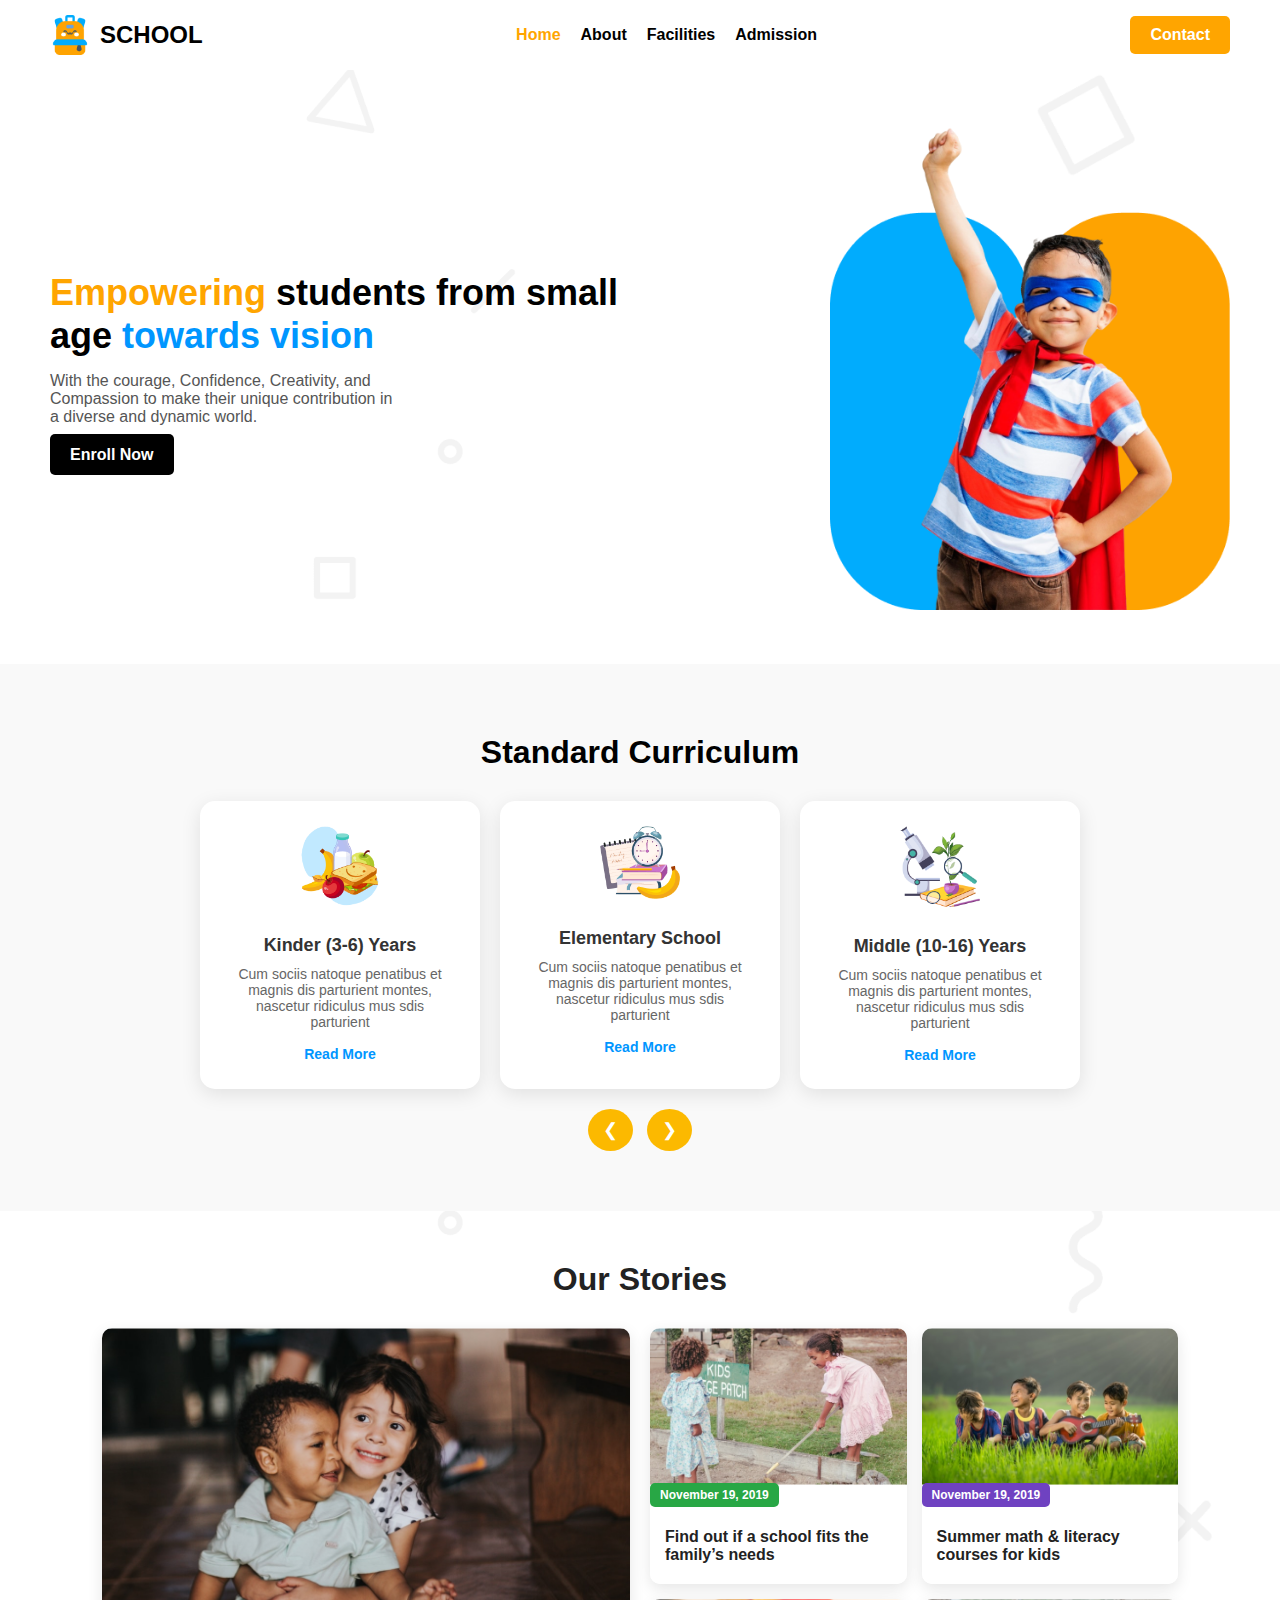
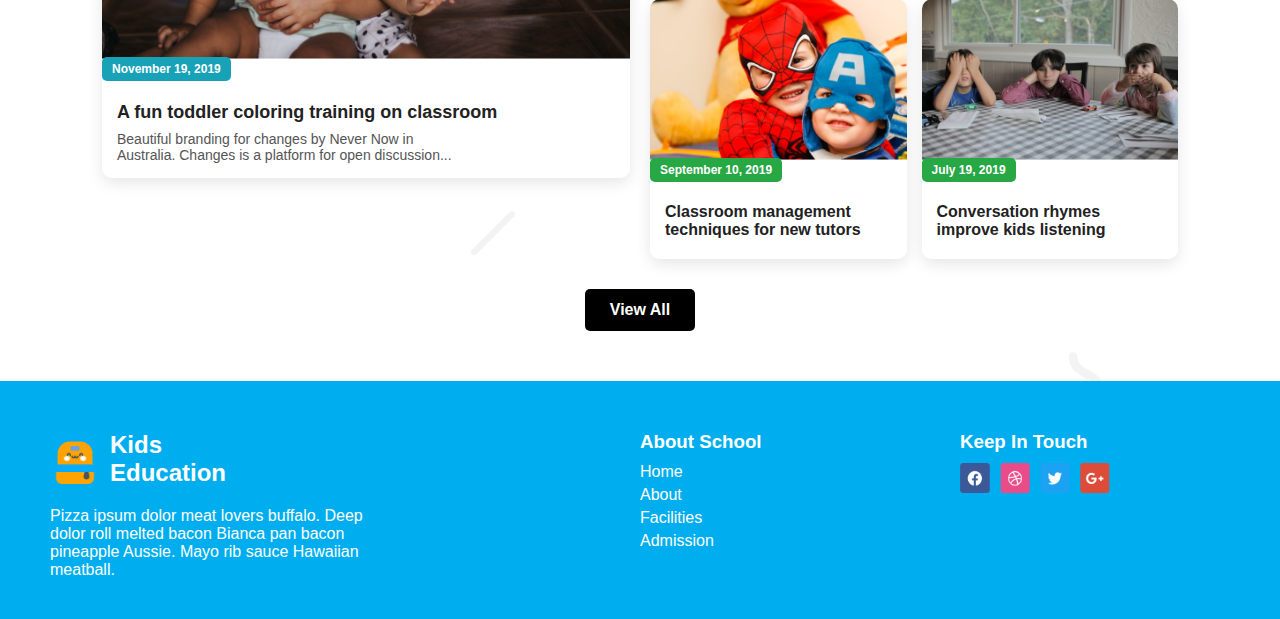
<file: index.html>
<!DOCTYPE html>
<html lang="en">

<head>
    <meta charset="UTF-8">
    <meta name="viewport" content="width=device-width, initial-scale=1.0">
    <title>School Navbar</title>
    <link rel="stylesheet" href="styles.css">
</head>

<body>
    <nav class="navbar">
        <div class="logo">
            <img src="assets\logo.png" alt="School Logo">
            <span>SCHOOL</span>
        </div>
        <ul class="nav-links">
            <li><a href="#" class="active">Home</a></li>
            <li><a href="#">About</a></li>
            <li><a href="#">Facilities</a></li>
            <li><a href="#">Admission</a></li>
        </ul>
        <a href="#" class="contact-button">Contact</a>
    </nav>
    <section class="hero">
        <div class="hero-content">
            <h1><span class="highlight-orange">Empowering</span> students from small age <span
                    class="highlight-blue">towards vision</span></h1>
            <p>With the courage, Confidence, Creativity, and Compassion to make their unique contribution in a diverse
                and dynamic world.</p>
            <a href="#" class="btn-enroll">Enroll Now</a>
        </div>
        <div class="hero-image">
            <img src="assets/hero-kids.png" alt="Superhero Kid">
        </div>
    </section>
    <section class="curriculum">
        <h2>Standard Curriculum</h2>
        <div class="curriculum-container">

            <div class="curriculum-card">
                <img src="assets/kinder.png" alt="Kinder">
                <h3>Kinder (3-6) Years</h3>
                <p>Cum sociis natoque penatibus et magnis dis parturient montes, nascetur ridiculus mus sdis parturient
                </p>
                <a href="#" class="read-more">Read More</a>
            </div>

            <div class="curriculum-card">
                <img src="assets/elementary.png" alt="Elementary">
                <h3>Elementary School</h3>
                <p>Cum sociis natoque penatibus et magnis dis parturient montes, nascetur ridiculus mus sdis parturient
                </p>
                <a href="#" class="read-more">Read More</a>
            </div>

            <div class="curriculum-card">
                <img src="assets/middle.png" alt="Middle School">
                <h3>Middle (10-16) Years</h3>
                <p>Cum sociis natoque penatibus et magnis dis parturient montes, nascetur ridiculus mus sdis parturient
                </p>
                <a href="#" class="read-more">Read More</a>
            </div>
        </div>

        <div class="carousel-buttons">
            <button class="prev">&#x276E;</button>
            <button class="next">&#x276F;</button>
        </div>
    </section>
    <section class="stories-section">
        <h2 class="section-title">Our Stories</h2>

        <div class="stories-container">
         
            <div class="story-card large">
                <div class="image-wrapper">
                    <img src="assets/story-1.png" alt="Story 1">
                    <span class="date blue">November 19, 2019</span>
                </div>
                <div class="story-content">
                    <h3>A fun toddler coloring training on classroom</h3>
                    <p>Beautiful branding for changes by Never Now in Australia. Changes is a platform for open discussion...</p>
                </div>
            </div>

       
            <div class="stories-grid">
                <div class="story-card small">
                    <div class="image-wrapper">
                        <img src="assets/story-2.png" alt="Story 2">
                        <span class="date green">November 19, 2019</span>
                    </div>
                    <div class="story-content">
                        <h3>Find out if a school fits the family’s needs</h3>
                    </div>
                </div>
                <div class="story-card small">
                    <div class="image-wrapper">
                        <img src="assets/story-3.png" alt="Story 3">
                        <span class="date purple">November 19, 2019</span>
                    </div>
                    <div class="story-content">
                        <h3>Summer math & literacy courses for kids</h3>
                    </div>
                </div>
                <div class="story-card small">
                    <div class="image-wrapper">
                        <img src="assets/story-4.png" alt="Story 4">
                        <span class="date green">September 10, 2019</span>
                    </div>
                    <div class="story-content">
                        <h3>Classroom management techniques for new tutors</h3>
                    </div>
                </div>
                <div class="story-card small">
                    <div class="image-wrapper">
                        <img src="assets/story-5.png" alt="Story 5">
                        <span class="date green">July 19, 2019</span>
                    </div>
                    <div class="story-content">
                        <h3>Conversation rhymes improve kids listening</h3>
                    </div>
                </div>
            </div>
        </div>

        <button class="view-all-btn">View All</button>
    </section>
    <footer>
        <div class="footer-container">
       
            <div class="footer-section brand">
                <div class="brand-header">
                    <img src="assets/logo.png" alt="Kids Education Logo" class="logo">
                    <h2>Kids <br> Education</h2>
                </div>
                <p class="brand-description">
                    Pizza ipsum dolor meat lovers buffalo. Deep dolor roll melted bacon Bianca pan bacon pineapple Aussie. Mayo rib sauce Hawaiian meatball.
                </p>
            </div>
    
       
            <div class="footer-section">
                <h3>About School</h3>
                <ul>
                    <li><a href="#">Home</a></li>
                    <li><a href="#">About</a></li>
                    <li><a href="#">Facilities</a></li>
                    <li><a href="#">Admission</a></li>
                </ul>
            </div>
    
      
            <div class="footer-section">
                <h3>Keep In Touch</h3>
                <div class="social-icons">
                    <a href="#"><img src="assets/fb.png" alt="Facebook"></a>
                    <a href="#"><img src="assets/dribble.png" alt="Dribbble"></a>
                    <a href="#"><img src="assets/twitter.png" alt="Twitter"></a>
                    <a href="#"><img src="assets/google+.png" alt="Google Plus"></a>
                </div>
            </div>
        </div>
    </footer>
    

</body>

</html>
</file>
<file: styles.css>
* {
    margin: 0;
    padding: 0;
    box-sizing: border-box;
    font-family: Arial, sans-serif;
}

body {
    background-color: #ffffff;
    background-image:url('assets/bg.png');
    
}

.navbar {
    display: flex;
    align-items: center;
    justify-content: space-between;
    padding: 15px 50px;
    background: #fff;
}

.logo {
    display: flex;
    align-items: center;
    font-size: 24px;
    font-weight: bold;
    color: #000;
}

.logo img {
    width: 40px;
    height: 40px;
    margin-right: 10px;
}

.nav-links {
    list-style: none;
    display: flex;
    gap: 20px;
}

.nav-links li a {
    text-decoration: none;
    font-size: 16px;
    font-weight: bold;
    color: #000;
    transition: 0.3s;
}

.nav-links li a.active {
    color: orange;
}

.nav-links li a:nth-child(2) {
    color: skyblue;
}

.nav-links li a:nth-child(3) {
    color: #00c2a8;
}

.nav-links li a:nth-child(4) {
    color: #8a5cd4;
}

.contact-button {
    background-color: orange;
    color: white;
    padding: 10px 20px;
    text-decoration: none;
    font-weight: bold;
    border-radius: 5px;
    transition: 0.3s;
}

.contact-button:hover {
    background-color: #e69500;
}

.hero {
    display: flex;
    align-items: center;
    justify-content: space-between;
    padding: 50px;
}

.hero-content {
    max-width: 50%;
}

.hero-content h1 {
    font-size: 36px;
    font-weight: bold;
    line-height: 1.2;
    margin-bottom: 15px;
}

.highlight-orange {
    color: orange;
}

.highlight-blue {
    color: #0096ff;
}

.hero-content p {
    font-size: 16px;
    color: #555;
    margin-bottom: 20px;
}

.btn-enroll {
    background-color: black;
    color: white;
    padding: 12px 20px;
    text-decoration: none;
    font-weight: bold;
    border-radius: 5px;
    transition: 0.3s;
}

.btn-enroll:hover {
    background-color: #333;
}

.hero-image img {
    width: 400px;
    height: auto;
}

.curriculum {
    text-align: center;
    padding: 60px 50px;
    background-color: #f9f9f9;
    position: relative;
}

.curriculum h2 {
    font-size: 32px;
    font-weight: bold;
    margin-bottom: 30px;
    color: #000;
}

.curriculum-container {
    display: flex;
    justify-content: center;
    gap: 20px;
}

.curriculum-card {
    background-color: #fff;
    border-radius: 15px;
    padding: 25px;
    width: 280px;
    text-align: center;
    box-shadow: 0 5px 20px rgba(0, 0, 0, 0.1);
    transition: 0.3s;
}

.curriculum-card:hover {
    transform: translateY(-5px);
}

.curriculum-card img {
    width: 80px;
    height: auto;
    margin-bottom: 15px;
}

.curriculum-card h3 {
    font-size: 18px;
    font-weight: bold;
    color: #333;
    margin-bottom: 10px;
}

.curriculum-card p {
    font-size: 14px;
    color: #666;
    margin-bottom: 15px;
}

.read-more {
    color: #0096ff;
    font-size: 14px;
    text-decoration: none;
    font-weight: bold;
    transition: 0.3s;
}

.read-more:hover {
    text-decoration: underline;
}

/* Carousel Navigation Buttons */
.carousel-buttons {
    margin-top: 20px;
}

.carousel-buttons button {
    background-color: #fcb900;
    border: none;
    color: white;
    font-size: 18px;
    padding: 10px 15px;
    border-radius: 50%;
    cursor: pointer;
    transition: 0.3s;
    margin: 0 5px;
}

.carousel-buttons button:hover {
    background-color: #e69500;
}


.stories-section {
    max-width: 1100px;
    margin: 50px auto;
    text-align: center;
}


.section-title {
    font-size: 32px;  /* Make it more prominent */
    font-weight: bold;
    text-align: center;
    color: #222;  /* Ensure text color is visible */
    margin-bottom: 30px;
    display: block;  /* Ensure it’s visible */
}


.stories-container {
    display: flex;
    gap: 20px;
    justify-content: center;
    align-items: flex-start;
}


.story-card.large {
    width: 48%;
    background: white;
    border-radius: 10px;
    overflow: hidden;
    text-align: left;
    box-shadow: 0 5px 15px rgba(0, 0, 0, 0.1);
    position: relative;
}

.story-card.large .image-wrapper {
    position: relative;
}

.story-card.large img {
    width: 100%;
    display: block;
}

.story-card.large .story-content {
    padding: 15px;
}

.story-card.large h3 {
    font-size: 18px;
    font-weight: bold;
    margin-bottom: 8px;
}

.story-card.large p {
    font-size: 14px;
    color: #555;
}

.story-content {
    padding: 15px;
    text-align: left;
    background: white;
}

.story-content h3 {
    font-size: 18px;
    font-weight: bold;
    margin: 10px 0 5px;
    color: #222;
}

.story-content p {
    font-size: 14px;
    color: #555;
}


.stories-grid {
    width: 48%;
    display: grid;
    grid-template-columns: repeat(2, 1fr);
    gap: 15px;
}

.story-card.small {
    background: white;
    border-radius: 10px;
    overflow: hidden;
    text-align: left;
    box-shadow: 0 5px 15px rgba(0, 0, 0, 0.1);
    position: relative;
}

.story-card.small .image-wrapper {
    position: relative;
}

.story-card.small img {
    width: 100%;
    display: block;
}

.story-card.small .story-content {
    padding: 15px;
}

.story-card.small h3 {
    font-size: 16px;
    font-weight: bold;
}


.date {
    position:middle;
    padding: 5px 10px;
    font-size: 12px;
    font-weight: bold;
    color: white;
    border-radius: 5px;
}


.story-card.large .date {
    bottom: 15px;
    left: 15px;
}

.story-card.small .date {
    top: 10px;
    left: 10px;
}


.blue { background: #17a2b8; }  
.green { background: #28a745; } 
.purple { background: #6f42c1; } 
.yellow { background: #ffc107; } 


.view-all-btn {
    display: block;
    margin: 30px auto;
    padding: 12px 25px;
    font-size: 16px;
    font-weight: bold;
    background: black;
    color: white;
    border: none;
    border-radius: 5px;
    cursor: pointer;
}

.view-all-btn:hover {
    background: #444;
}

/* Footer General Styles */
footer {
    padding: 40px 50px;
    background-color: #00AEEF;
}

.footer-container {
    display: flex;
    justify-content: space-between;
    align-items: flex-start;
    flex-wrap: wrap; /* Allows sections to wrap if needed */
    gap: 50px; /* Spacing between sections */
}

/* Left Section: Brand */
.footer-section.brand {
    flex: 1;
    display: flex;
    flex-direction: column;
    align-items: flex-start;
    text-align: left;
    max-width: 350px;
}

.brand-header {
    display: flex;
    align-items: center;
    gap: 10px;
}

.brand .logo {
    width: 50px;
    height: auto;
}

.brand-description {
    margin-top: 10px;
    color: white;
    max-width: 350px;
}

/* Middle and Right Sections */
.footer-section {
    flex: 1;
    text-align: left;
    min-width: 200px;
}

h2, h3 {
    margin: 10px 0;
    color: white;
}

p {
    max-width: 350px;
    color: white;
}

ul {
    list-style: none;
    padding: 0;
}

ul li {
    margin: 5px 0;
}

ul li a {
    color: white;
    text-decoration: none;
}

/* Social Icons */
.social-icons {
    display: flex;
    gap: 10px;
}

.social-icons img {
    width: 30px;
    height: 30px;
}

/* Responsive Fixes */
@media (min-width: 900px) {
    .footer-container {
        display: grid;
        grid-template-columns: 2fr 1fr 1fr; /* Three sections: left, middle, right */
    }
}

@media (max-width: 900px) {
    .footer-container {
        flex-direction: column;
        align-items: center;
        text-align: center;
    }

    .footer-section {
        width: 100%;
        text-align: center;
    }

    .footer-section.brand {
        align-items: center;
    }
}





@media screen and (max-width: 430px) {
    
    .navbar {
        padding: 15px 20px; 
    }

    .nav-links {
        display: none; 
        flex-direction: column;
        position: absolute;
        top: 60px;
        left: 0;
        width: 100%;
        background: white;
        text-align: center;
        padding: 10px 0;
        box-shadow: 0px 5px 10px rgba(0, 0, 0, 0.1);
    }

    .nav-links li {
        padding: 10px;
    }

    .nav-links.active {
        display: flex;
    }

    .contact-button {
        display: none; /* Hide button on small screens */
    }

  
    .hero {
        flex-direction: column;
        text-align: center;
        padding: 20px;
    }

    .hero-content {
        max-width: 100%;
    }

    .hero-content h1 {
        font-size: 28px;
    }

    .hero-image img {
        width: 90%;
        max-width: 300px;
    }

 
    .curriculum-container {
        flex-direction: column;
        align-items: center;
    }

    .curriculum-card {
        width: 90%;
        margin-bottom: 15px;
    }

 
    .stories-container {
        flex-direction: column;
        gap: 10px;
    }

    .story-card.large {
        width: 100%;
    }

    .stories-grid {
        width: 100%;
        grid-template-columns: 1fr; /* Stack small stories */
    }

    .story-card.small {
        width: 100%;
    }


    .footer-container {
        flex-direction: column;
        text-align: center;
        gap: 20px;
    }

    .footer-section {
        width: 100%;
    }

    .social-icons {
        justify-content: center;
    }
}
</file>
